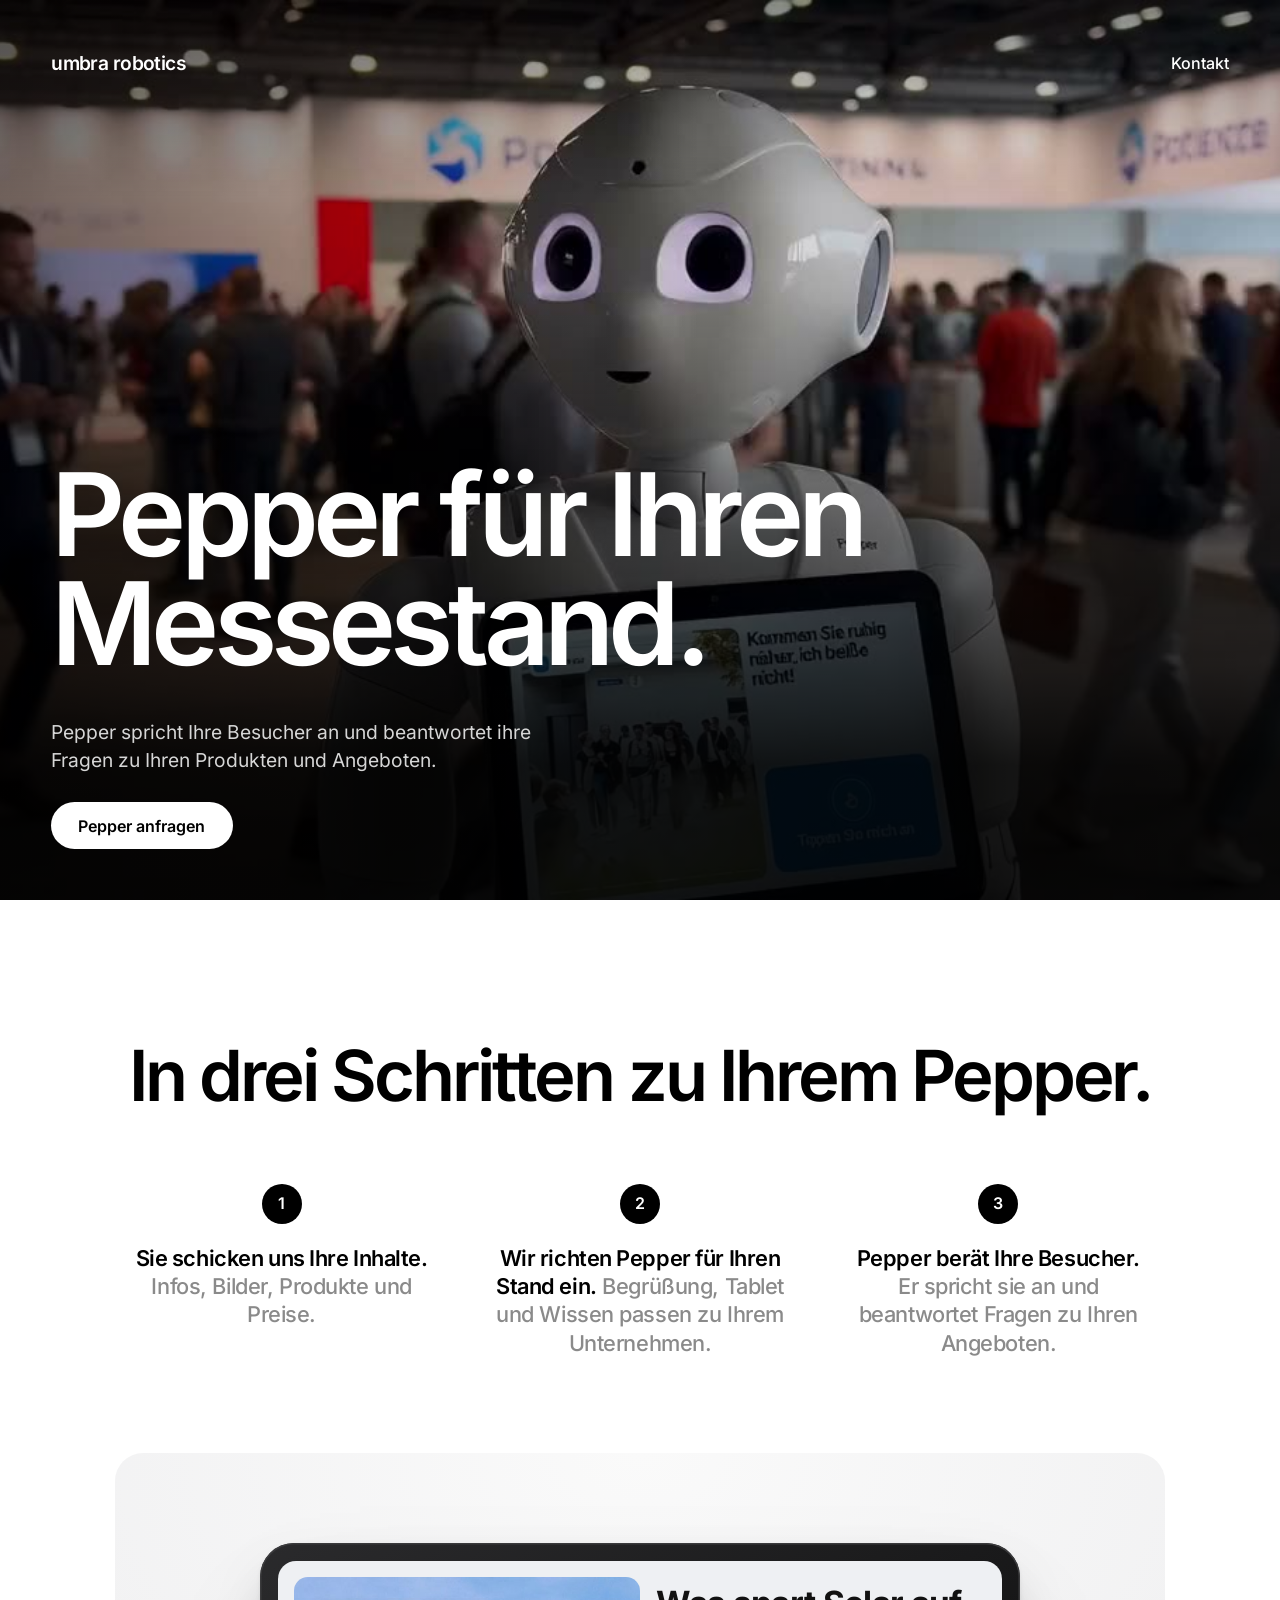
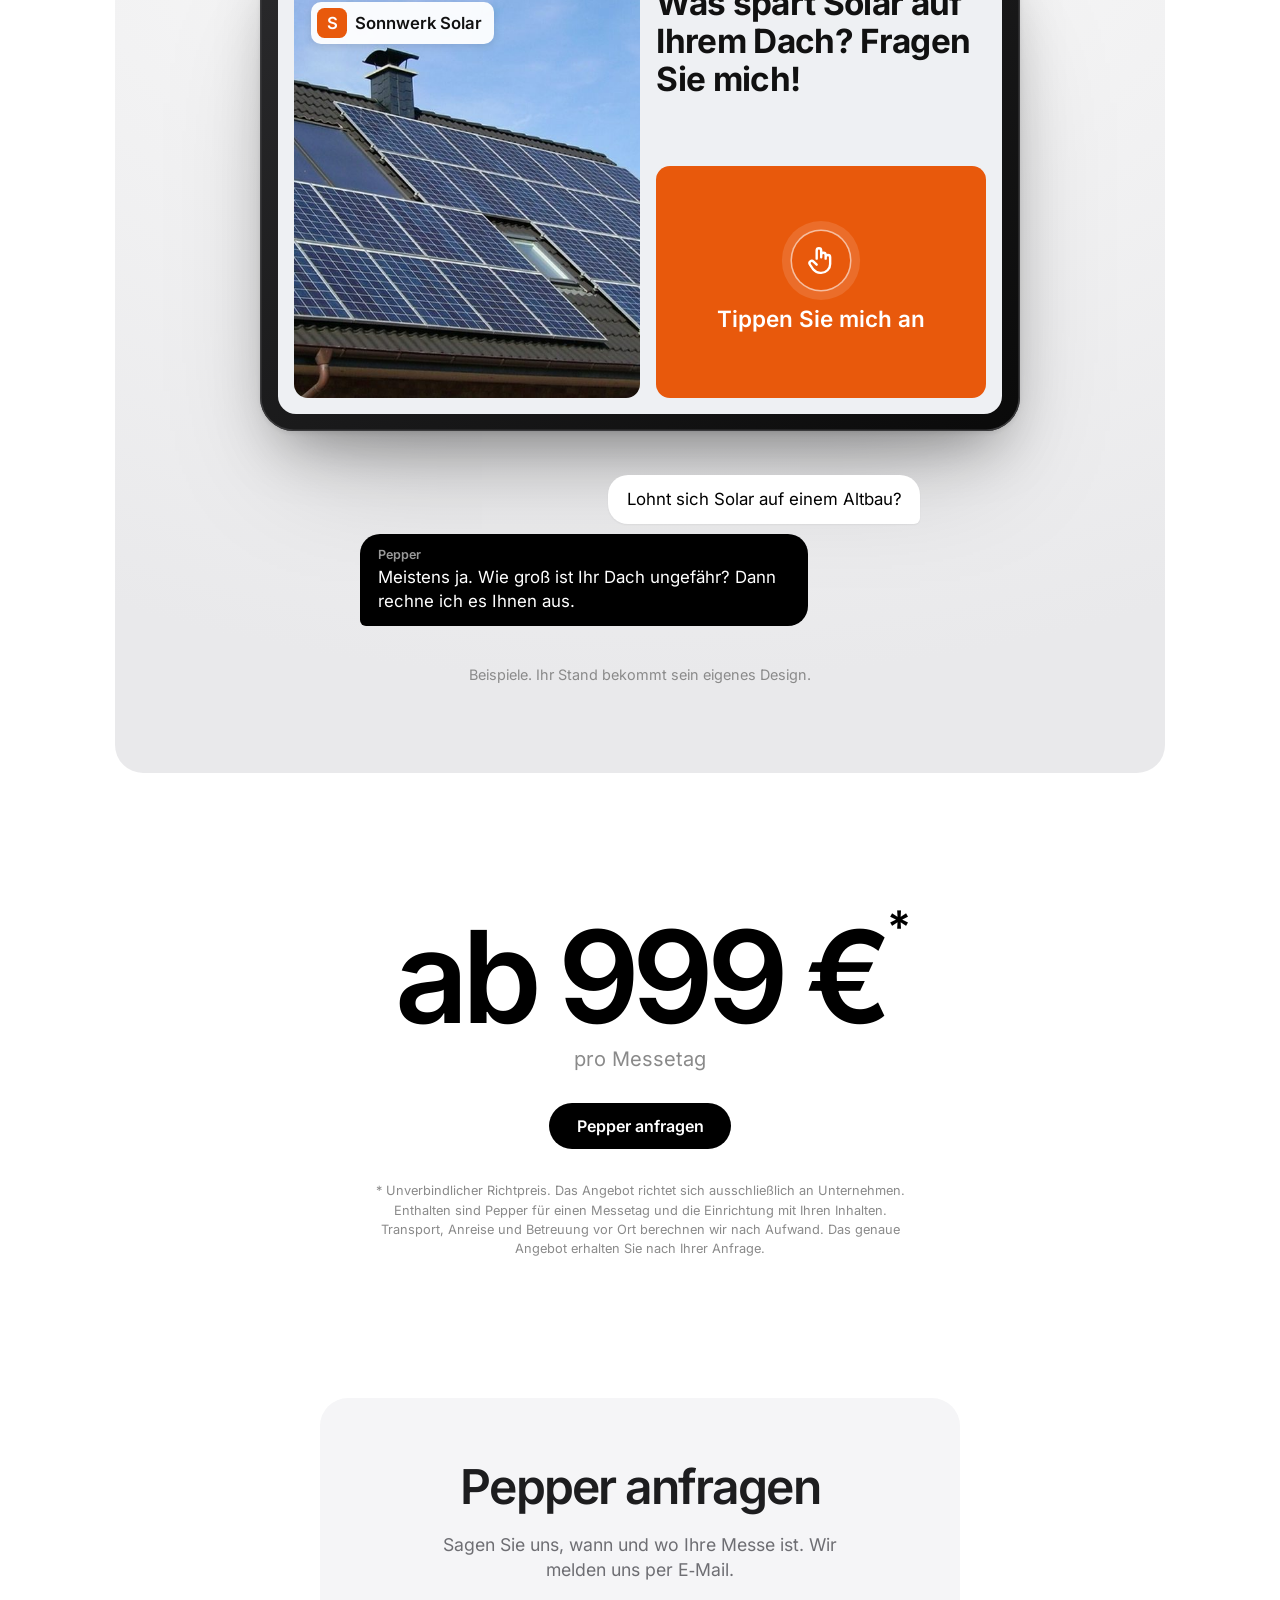
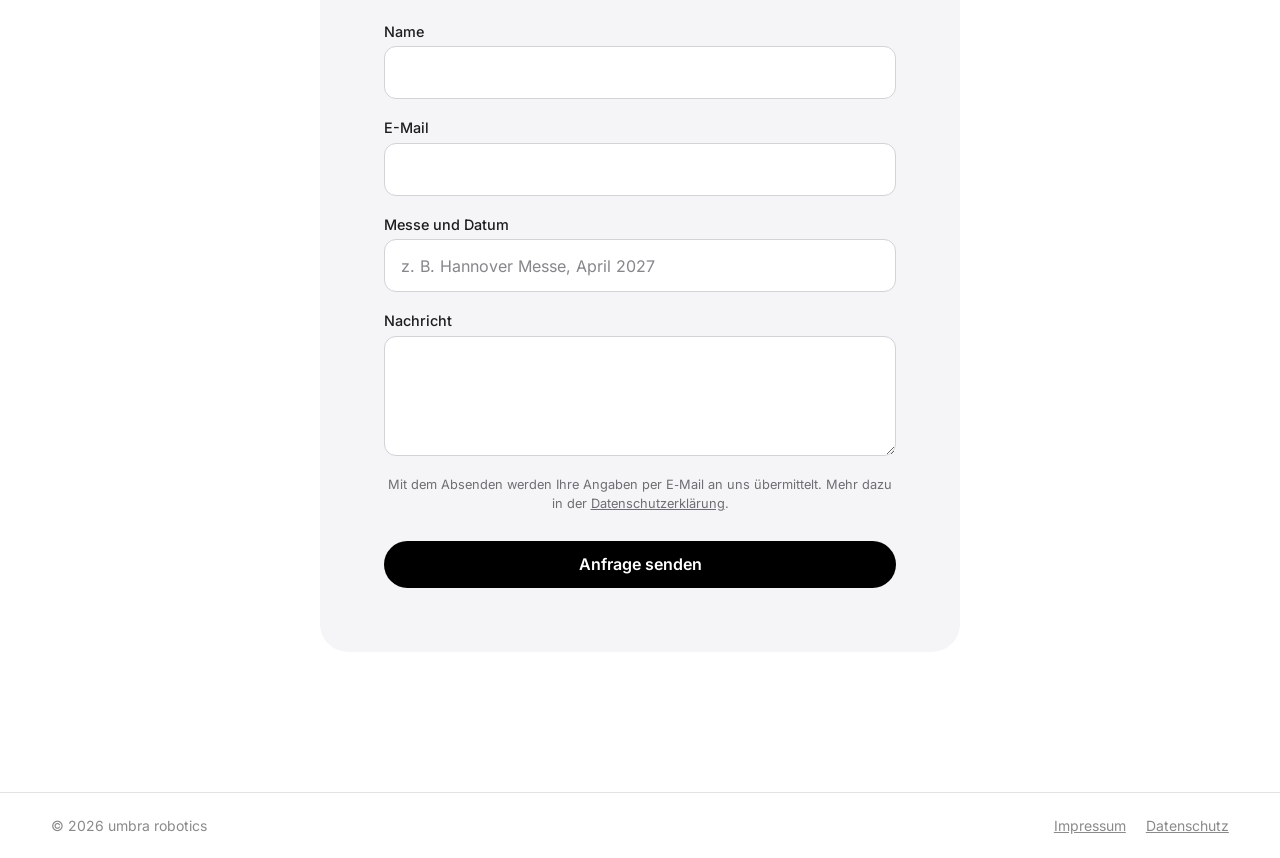
<file: index.html>
<!DOCTYPE html>
<html lang="de">
<head>
  <meta charset="UTF-8">
  <meta name="viewport" content="width=device-width, initial-scale=1.0">
  <title>umbra robotics – Pepper für Ihren Messestand</title>
  <meta name="description" content="Pepper spricht Besucher an Ihrem Messestand an und beantwortet ihre Fragen zu Ihren Produkten und Angeboten.">
  <meta property="og:type" content="website">
  <meta property="og:url" content="https://umbra-robotics.com/">
  <meta property="og:title" content="Pepper für Ihren Messestand">
  <meta property="og:description" content="Pepper spricht Ihre Besucher an und beantwortet ihre Fragen zu Ihren Produkten und Angeboten.">
  <meta property="og:image" content="https://umbra-robotics.com/og.jpg">
  <meta property="og:image:secure_url" content="https://umbra-robotics.com/og.jpg">
  <meta property="og:image:type" content="image/jpeg">
  <meta property="og:image:alt" content="Pepper winkt auf einer Messe – umbra robotics">
  <meta property="og:site_name" content="umbra robotics">
  <meta property="og:image:width" content="1200">
  <meta property="og:image:height" content="630">
  <meta property="og:locale" content="de_DE">
  <meta name="twitter:card" content="summary_large_image">
  <meta name="twitter:image" content="https://umbra-robotics.com/og.jpg">
  <link rel="icon" type="image/png" href="Screenshot 2026-02-05 191718.png">
  <link rel="preload" href="fonts/inter-latin.woff2" as="font" type="font/woff2" crossorigin>
  <link rel="stylesheet" href="style.css?v=20261013i">
</head>
<body>
  <main>
    <section class="hero">
      <video class="hero-video" src="hero.mp4" poster="hero.jpg" autoplay muted loop playsinline aria-hidden="true"></video>

      <header class="bar">
        <span class="wordmark">umbra robotics</span>
        <a class="bar-link" href="#kontakt">Kontakt</a>
      </header>

      <div class="hero-text">
        <h1>Pepper für Ihren Messestand.</h1>
        <p>Pepper spricht Ihre Besucher an und beantwortet ihre Fragen zu Ihren Produkten und Angeboten.</p>
        <a class="btn" href="#kontakt">Pepper anfragen</a>
      </div>
    </section>

    <section class="how">
      <h2>In drei Schritten zu Ihrem Pepper.</h2>
      <ol class="steps">
        <li><strong>Sie schicken uns Ihre Inhalte.</strong> Infos, Bilder, Produkte und Preise.</li>
        <li><strong>Wir richten Pepper für Ihren Stand ein.</strong> Begrüßung, Tablet und Wissen passen zu Ihrem Unternehmen.</li>
        <li><strong>Pepper berät Ihre Besucher.</strong> Er spricht sie an und beantwortet Fragen zu Ihren Angeboten.</li>
      </ol>

      <figure class="device" aria-label="Beispiele: So können Inhalte auf Peppers Tablet aussehen">
        <div class="tablet">
          <div class="screen">
            <div class="slide slide-solar is-active">
              <div class="slide-photo" style="background-image: url(tab-solar.jpg)">
                <span class="slide-logo"><span class="slide-mark">S</span>Sonnwerk Solar</span>
              </div>
              <div class="slide-side">
                <p class="slide-title">Was spart Solar auf Ihrem Dach? Fragen Sie mich!</p>
                <span class="slide-button"><svg viewBox="0 0 24 24" aria-hidden="true"><path d="M9 11V5.5a1.5 1.5 0 0 1 3 0V10m0-1.5a1.5 1.5 0 0 1 3 0V11m0-1a1.5 1.5 0 0 1 3 0v4.5a6 6 0 0 1-6 6h-.6a6 6 0 0 1-4.6-2.2L4.5 15a1.6 1.6 0 0 1 2.4-2.1L9 15" fill="none" stroke="currentColor" stroke-width="1.6" stroke-linecap="round" stroke-linejoin="round"/></svg>Tippen Sie mich an</span>
              </div>
            </div>

            <div class="slide slide-kueche">
              <div class="slide-photo" style="background-image: url(tab-kueche.jpg)">
                <span class="slide-logo"><span class="slide-mark">K</span>Küchenhaus Nord</span>
              </div>
              <div class="slide-side">
                <p class="slide-title">Ihre neue Küche? Ich zeige Ihnen unsere Modelle.</p>
                <span class="slide-button"><svg viewBox="0 0 24 24" aria-hidden="true"><path d="M9 11V5.5a1.5 1.5 0 0 1 3 0V10m0-1.5a1.5 1.5 0 0 1 3 0V11m0-1a1.5 1.5 0 0 1 3 0v4.5a6 6 0 0 1-6 6h-.6a6 6 0 0 1-4.6-2.2L4.5 15a1.6 1.6 0 0 1 2.4-2.1L9 15" fill="none" stroke="currentColor" stroke-width="1.6" stroke-linecap="round" stroke-linejoin="round"/></svg>Tippen Sie mich an</span>
              </div>
            </div>

            <div class="slide slide-kaffee">
              <div class="slide-photo" style="background-image: url(tab-kaffee.jpg)">
                <span class="slide-logo"><span class="slide-mark">H</span>Hafenröster</span>
              </div>
              <div class="slide-side">
                <p class="slide-title">Frischer Kaffee gefällig? Fragen Sie mich!</p>
                <span class="slide-button"><svg viewBox="0 0 24 24" aria-hidden="true"><path d="M9 11V5.5a1.5 1.5 0 0 1 3 0V10m0-1.5a1.5 1.5 0 0 1 3 0V11m0-1a1.5 1.5 0 0 1 3 0v4.5a6 6 0 0 1-6 6h-.6a6 6 0 0 1-4.6-2.2L4.5 15a1.6 1.6 0 0 1 2.4-2.1L9 15" fill="none" stroke="currentColor" stroke-width="1.6" stroke-linecap="round" stroke-linejoin="round"/></svg>Tippen Sie mich an</span>
              </div>
            </div>

          </div>
        </div>
        <div class="chat" aria-live="off">
          <div class="chat-set is-active">
            <p class="bubble bubble-visitor">Lohnt sich Solar auf einem Altbau?</p>
            <p class="bubble bubble-pepper">Meistens ja. Wie groß ist Ihr Dach ungefähr? Dann rechne ich es Ihnen aus.</p>
          </div>
          <div class="chat-set">
            <p class="bubble bubble-visitor">Gibt es die Küche auch in Eiche?</p>
            <p class="bubble bubble-pepper">Ja, in drei Holztönen. Ich zeige sie Ihnen auf meinem Tablet.</p>
          </div>
          <div class="chat-set">
            <p class="bubble bubble-visitor">Welcher Kaffee ist eher mild?</p>
            <p class="bubble bubble-pepper">Probieren Sie unsere Hausröstung. Eine Kostprobe bekommen Sie direkt am Tresen.</p>
          </div>
        </div>
        <figcaption>Beispiele. Ihr Stand bekommt sein eigenes Design.</figcaption>
      </figure>
    </section>

    <section class="price">
      <p class="price-amount"><span>ab 999 €<sup>*</sup></span></p>
      <p class="price-unit">pro Messetag</p>
      <a class="btn btn-dark" href="#kontakt">Pepper anfragen</a>
      <p class="price-note">* Unverbindlicher Richtpreis. Das Angebot richtet sich ausschließlich an Unternehmen. Enthalten sind Pepper für einen Messetag und die Einrichtung mit Ihren Inhalten. Transport, Anreise und Betreuung vor Ort berechnen wir nach Aufwand. Das genaue Angebot erhalten Sie nach Ihrer Anfrage.</p>
    </section>

    <section class="contact" id="kontakt">
      <h2>Pepper anfragen</h2>
      <p class="lead">Sagen Sie uns, wann und wo Ihre Messe ist. Wir melden uns per E‑Mail.</p>

      <p class="thanks" id="danke" role="status" hidden>Danke! Ihre Anfrage ist angekommen. Wir melden uns per E‑Mail.</p>

      <form id="anfrage" action="https://formsubmit.co/christian.wilsch@gmail.com" method="POST">
        <input type="hidden" name="_subject" value="Neue Pepper-Anfrage über umbra-robotics.com">
        <input type="hidden" name="_next" value="https://umbra-robotics.com/#danke">
        <input type="hidden" name="_template" value="table">
        <input type="text" name="_honey" class="honey" tabindex="-1" autocomplete="off">

        <label>Name<input type="text" name="Name" required autocomplete="name"></label>
        <label>E-Mail<input type="email" name="email" required autocomplete="email"></label>
        <label>Messe und Datum<input type="text" name="Messe" placeholder="z. B. Hannover Messe, April 2027"></label>
        <label>Nachricht<textarea name="Nachricht" rows="4"></textarea></label>
        <p class="form-hint">Mit dem Absenden werden Ihre Angaben per E‑Mail an uns übermittelt. Mehr dazu in der <a href="datenschutz.html">Datenschutzerklärung</a>.</p>
        <button class="btn btn-dark" type="submit">Anfrage senden</button>
        <p class="form-error" role="alert" hidden>Das Senden hat nicht geklappt. Bitte versuchen Sie es in einem Moment noch einmal.</p>
      </form>
    </section>
  </main>

  <footer class="footer">
    <span>© 2026 umbra robotics</span>
    <nav class="footer-links"><a href="impressum.html">Impressum</a><a href="datenschutz.html">Datenschutz</a></nav>
  </footer>
  <script>
    // Tablet-Beispiele wechseln alle 4 Sekunden
    (() => {
      if (matchMedia("(prefers-reduced-motion: reduce)").matches) return;
      const groups = [".slide", ".chat-set"].map((sel) => document.querySelectorAll(sel));
      const count = groups[0].length;
      let i = 0;
      setInterval(() => {
        groups.forEach((g) => g[i].classList.remove("is-active"));
        i = (i + 1) % count;
        groups.forEach((g) => g[i].classList.add("is-active"));
      }, 5000);
    })();

    // Anfrage direkt auf der Seite senden, ohne Umweg über die Formsubmit-Seite
    (() => {
      const form = document.getElementById("anfrage");
      const thanks = document.getElementById("danke");
      const error = form.querySelector(".form-error");
      const button = form.querySelector("button[type=submit]");
      form.addEventListener("submit", async (event) => {
        event.preventDefault();
        error.hidden = true;
        button.disabled = true;
        button.textContent = "Wird gesendet …";
        const data = Object.fromEntries(new FormData(form));
        data._captcha = "false";
        try {
          const res = await fetch("https://formsubmit.co/ajax/christian.wilsch@gmail.com", {
            method: "POST",
            headers: { "Content-Type": "application/json", Accept: "application/json" },
            body: JSON.stringify(data),
          });
          const json = await res.json();
          if (!res.ok || String(json.success) !== "true") throw new Error(json.message);
          form.hidden = true;
          thanks.hidden = false;
        } catch {
          error.hidden = false;
          button.disabled = false;
          button.textContent = "Anfrage senden";
        }
      });
    })();
  </script>
</body>
</html>
</file>
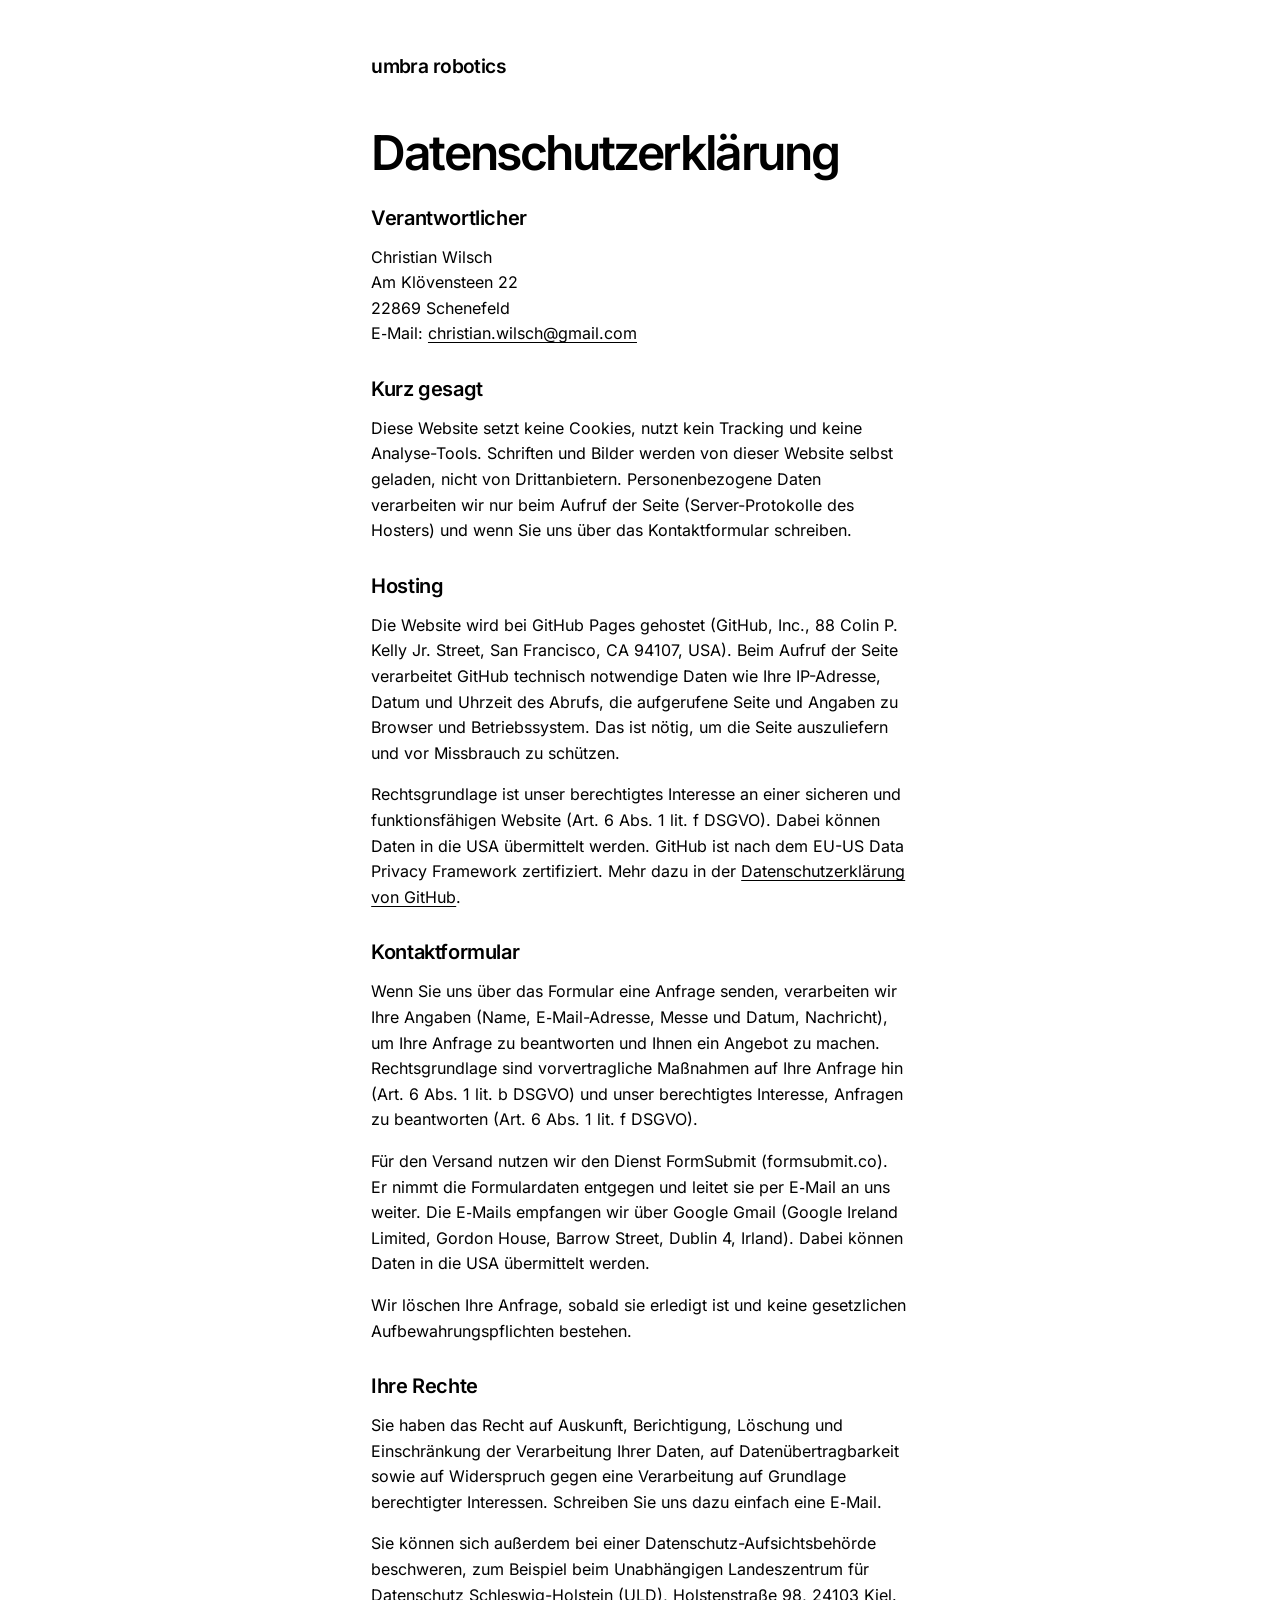
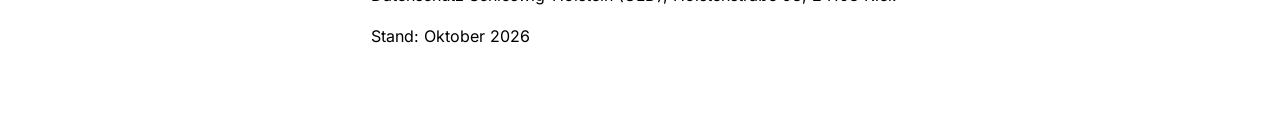
<file: datenschutz.html>
<!DOCTYPE html>
<html lang="de">
<head>
  <meta charset="UTF-8">
  <meta name="viewport" content="width=device-width, initial-scale=1.0">
  <title>Datenschutz – umbra robotics</title>
  <meta name="robots" content="noindex">
  <link rel="icon" type="image/png" href="Screenshot 2026-02-05 191718.png">
  <link rel="preload" href="fonts/inter-latin.woff2" as="font" type="font/woff2" crossorigin>
  <link rel="stylesheet" href="style.css?v=20261013i">
</head>
<body>
  <main class="page">
    <a class="wordmark" href="./">umbra robotics</a>
    <h1>Datenschutz­erklärung</h1>

    <h2>Verantwortlicher</h2>
    <p>Christian Wilsch<br>Am Klövensteen 22<br>22869 Schenefeld<br>E‑Mail: <a href="mailto:christian.wilsch@gmail.com">christian.wilsch@gmail.com</a></p>

    <h2>Kurz gesagt</h2>
    <p>Diese Website setzt keine Cookies, nutzt kein Tracking und keine Analyse-Tools. Schriften und Bilder werden von dieser Website selbst geladen, nicht von Drittanbietern. Personenbezogene Daten verarbeiten wir nur beim Aufruf der Seite (Server-Protokolle des Hosters) und wenn Sie uns über das Kontaktformular schreiben.</p>

    <h2>Hosting</h2>
    <p>Die Website wird bei GitHub Pages gehostet (GitHub, Inc., 88 Colin P. Kelly Jr. Street, San Francisco, CA 94107, USA). Beim Aufruf der Seite verarbeitet GitHub technisch notwendige Daten wie Ihre IP-Adresse, Datum und Uhrzeit des Abrufs, die aufgerufene Seite und Angaben zu Browser und Betriebssystem. Das ist nötig, um die Seite auszuliefern und vor Missbrauch zu schützen.</p>
    <p>Rechtsgrundlage ist unser berechtigtes Interesse an einer sicheren und funktionsfähigen Website (Art. 6 Abs. 1 lit. f DSGVO). Dabei können Daten in die USA übermittelt werden. GitHub ist nach dem EU-US Data Privacy Framework zertifiziert. Mehr dazu in der <a href="https://docs.github.com/de/site-policy/privacy-policies/github-general-privacy-statement">Datenschutzerklärung von GitHub</a>.</p>

    <h2>Kontaktformular</h2>
    <p>Wenn Sie uns über das Formular eine Anfrage senden, verarbeiten wir Ihre Angaben (Name, E‑Mail-Adresse, Messe und Datum, Nachricht), um Ihre Anfrage zu beantworten und Ihnen ein Angebot zu machen. Rechtsgrundlage sind vorvertragliche Maßnahmen auf Ihre Anfrage hin (Art. 6 Abs. 1 lit. b DSGVO) und unser berechtigtes Interesse, Anfragen zu beantworten (Art. 6 Abs. 1 lit. f DSGVO).</p>
    <p>Für den Versand nutzen wir den Dienst FormSubmit (formsubmit.co). Er nimmt die Formulardaten entgegen und leitet sie per E‑Mail an uns weiter. Die E‑Mails empfangen wir über Google Gmail (Google Ireland Limited, Gordon House, Barrow Street, Dublin 4, Irland). Dabei können Daten in die USA übermittelt werden.</p>
    <p>Wir löschen Ihre Anfrage, sobald sie erledigt ist und keine gesetzlichen Aufbewahrungspflichten bestehen.</p>

    <h2>Ihre Rechte</h2>
    <p>Sie haben das Recht auf Auskunft, Berichtigung, Löschung und Einschränkung der Verarbeitung Ihrer Daten, auf Datenübertragbarkeit sowie auf Widerspruch gegen eine Verarbeitung auf Grundlage berechtigter Interessen. Schreiben Sie uns dazu einfach eine E‑Mail.</p>
    <p>Sie können sich außerdem bei einer Datenschutz-Aufsichtsbehörde beschweren, zum Beispiel beim Unabhängigen Landeszentrum für Datenschutz Schleswig-Holstein (ULD), Holstenstraße 98, 24103 Kiel.</p>

    <p>Stand: Oktober 2026</p>
  </main>
</body>
</html>
</file>
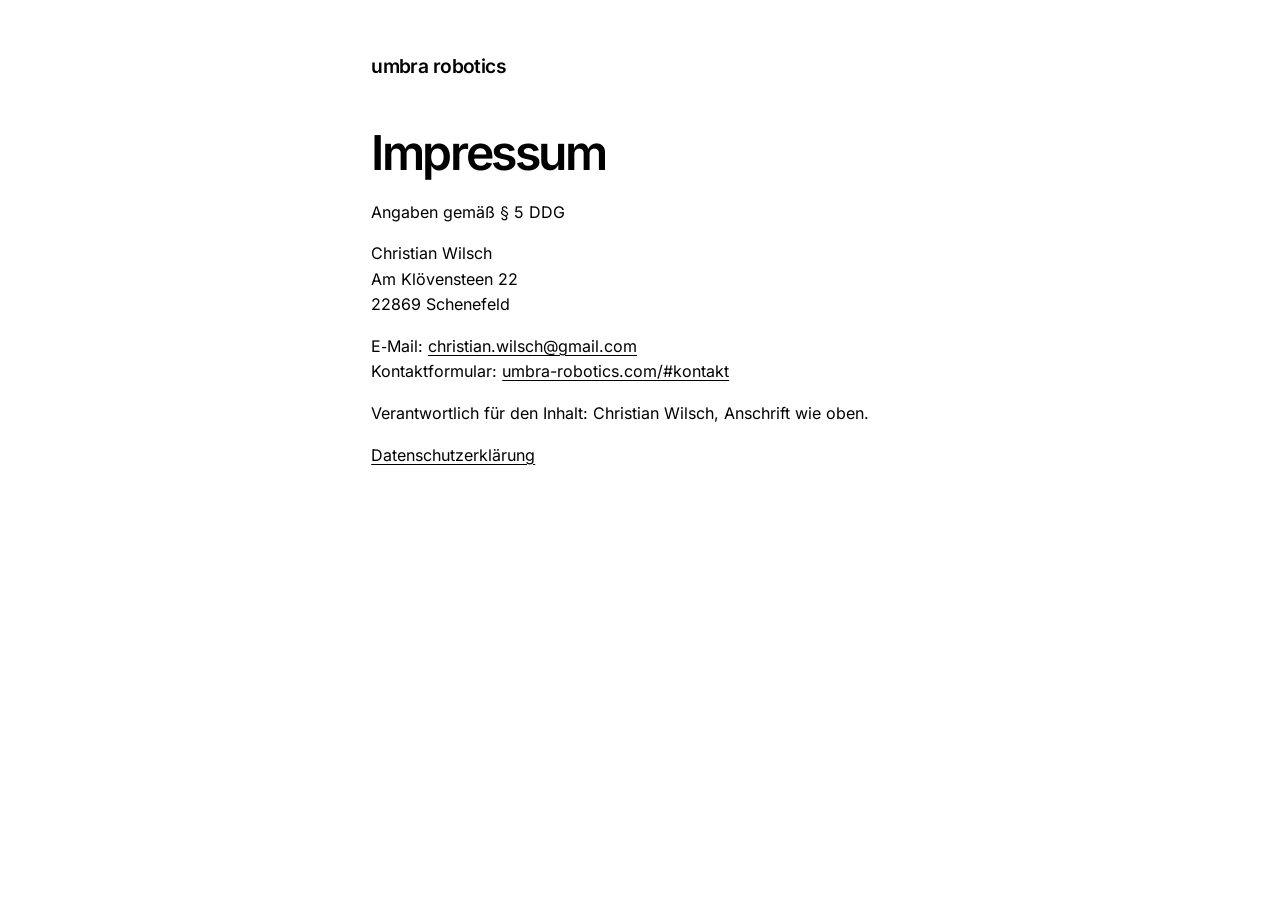
<file: impressum.html>
<!DOCTYPE html>
<html lang="de">
<head>
  <meta charset="UTF-8">
  <meta name="viewport" content="width=device-width, initial-scale=1.0">
  <title>Impressum – umbra robotics</title>
  <meta name="robots" content="noindex">
  <link rel="icon" type="image/png" href="Screenshot 2026-02-05 191718.png">
  <link rel="preload" href="fonts/inter-latin.woff2" as="font" type="font/woff2" crossorigin>
  <link rel="stylesheet" href="style.css?v=20261013i">
</head>
<body>
  <main class="page">
    <a class="wordmark" href="./">umbra robotics</a>
    <h1>Impressum</h1>
    <p>Angaben gemäß § 5 DDG</p>
    <p>Christian Wilsch<br>Am Klövensteen 22<br>22869 Schenefeld</p>
    <p>E‑Mail: <a href="mailto:christian.wilsch@gmail.com">christian.wilsch@gmail.com</a><br>Kontaktformular: <a href="./#kontakt">umbra-robotics.com/#kontakt</a></p>
    <p>Verantwortlich für den Inhalt: Christian Wilsch, Anschrift wie oben.</p>
    <p><a href="datenschutz.html">Datenschutzerklärung</a></p>
  </main>
</body>
</html>
</file>
<file: style.css>
/* Inter, selbst gehostet (kein Abruf bei Google) */
@font-face {
  font-family: Inter;
  font-style: normal;
  font-weight: 100 900;
  font-display: swap;
  src: url("fonts/inter-latin.woff2") format("woff2");
  unicode-range: U+0000-00FF, U+0131, U+0152-0153, U+02BB-02BC, U+02C6, U+02DA, U+02DC, U+0304, U+0308, U+0329, U+2000-206F, U+20AC, U+2122, U+2191, U+2193, U+2212, U+2215, U+FEFF, U+FFFD;
}
@font-face {
  font-family: Inter;
  font-style: normal;
  font-weight: 100 900;
  font-display: swap;
  src: url("fonts/inter-latin-ext.woff2") format("woff2");
  unicode-range: U+0100-02BA, U+02BD-02C5, U+02C7-02CC, U+02CE-02D7, U+02DD-02FF, U+1D00-1DBF, U+1E00-1E9F, U+1EF2-1EFF, U+2020, U+20A0-20AB, U+20AD-20C4, U+2113, U+2C60-2C7F, U+A720-A7FF;
}

:root {
  --black: #000;
  --white: #fff;
  --grey: #8a8a8a;
  --line: #e4e4e4;
  --gutter: clamp(16px, 4vw, 56px);
}

* { box-sizing: border-box; }

html { scroll-behavior: smooth; }

html, body {
  margin: 0;
  background: var(--white);
  color: var(--black);
  font-family: Inter, system-ui, sans-serif;
  -webkit-font-smoothing: antialiased;
}

/* Hero */

.hero {
  position: relative;
  min-height: 100svh;
  display: flex;
  flex-direction: column;
  justify-content: space-between;
  padding: var(--gutter);
  overflow: hidden;
  isolation: isolate;
  background: var(--black);
  color: var(--white);
}

.hero-video {
  position: absolute;
  inset: 0;
  width: 100%;
  height: 100%;
  object-fit: cover;
  z-index: -1;
}

/* dunkelt nur die Ränder ab, Pepper in der Mitte bleibt hell */
.hero::after {
  content: "";
  position: absolute;
  inset: 0;
  z-index: -1;
  background:
    linear-gradient(to bottom, rgb(0 0 0 / .45), transparent 22%),
    linear-gradient(to top, rgb(0 0 0 / .9) 15%, rgb(0 0 0 / .5) 42%, transparent 68%),
    linear-gradient(to right, rgb(0 0 0 / .45), transparent 55%);
}

.bar {
  display: flex;
  justify-content: space-between;
  align-items: center;
}

.wordmark {
  font-weight: 600;
  font-size: 1.2rem;
  letter-spacing: -0.03em;
}

.bar-link {
  color: inherit;
  text-decoration: none;
  font-weight: 500;
}
.bar-link:hover { opacity: .7; }

.hero-text { text-align: left; }
.hero-text h1 { max-width: 9.5em; }

h1 {
  margin: 0 0 0.35em;
  font-size: clamp(3.25rem, 9vw, 8.5rem);
  font-weight: 600;
  line-height: 0.95;
  letter-spacing: -0.05em;
}

.hero-text p {
  margin: 0 0 1.75rem;
  font-size: clamp(1.05rem, 1.5vw, 1.2rem);
  line-height: 1.45;
  color: #d6d6d6;
  max-width: 30rem;
}

.btn {
  display: inline-block;
  padding: 0.95em 1.7em;
  border: 0;
  border-radius: 999px;
  background: var(--white);
  color: var(--black);
  font: 600 1rem/1 Inter, system-ui, sans-serif;
  text-decoration: none;
  cursor: pointer;
}
.btn:hover { opacity: .85; }
.btn-dark { background: var(--black); color: var(--white); }

/* So funktioniert's */

.how {
  max-width: 72rem;
  margin: 0 auto;
  text-align: center;
  padding: clamp(64px, 12vw, 140px) var(--gutter) 0;
}

.how h2 {
  max-width: 18em;
  text-wrap: balance;
  margin: 0 auto;
  font-size: clamp(2.25rem, 5.5vw, 4.5rem);
  line-height: 1.02;
  letter-spacing: -0.045em;
}

.steps {
  list-style: none;
  max-width: 64rem;
  margin: clamp(40px, 6vw, 72px) auto 0;
  padding: 0;
  display: grid;
  grid-template-columns: repeat(3, 1fr);
  gap: clamp(2rem, 4vw, 3.5rem);
}

.steps li {
  font-size: clamp(1.2rem, 1.7vw, 1.5rem);
  font-weight: 500;
  line-height: 1.3;
  letter-spacing: -0.02em;
  color: var(--grey);
}
.steps strong { color: var(--black); font-weight: 600; }

.steps { counter-reset: step; }
.steps li { counter-increment: step; }
.steps li::before {
  content: counter(step);
  display: grid;
  place-items: center;
  width: 2.5rem;
  height: 2.5rem;
  margin: 0 auto 1.25rem;
  border-radius: 50%;
  background: var(--black);
  color: var(--white);
  font-size: 1rem;
  font-weight: 600;
  letter-spacing: 0;
}

/* Tablet-Mockup */

.device {
  margin: clamp(48px, 8vw, 96px) 0 0;
  padding: clamp(32px, 7vw, 96px) clamp(16px, 5vw, 80px);
  border-radius: 28px;
  background: radial-gradient(120% 90% at 50% 0%, #fafafa, #e9e9eb);
  text-align: center;
}

.tablet {
  max-width: 760px;
  margin: 0 auto;
  padding: clamp(10px, 1.8vw, 18px);
  border-radius: clamp(18px, 3vw, 34px);
  background: linear-gradient(145deg, #2a2a2c, #0a0a0a);
  box-shadow:
    inset 0 0 0 1.5px #3a3a3c,
    0 2px 4px rgb(0 0 0 / .08),
    0 30px 60px -20px rgb(0 0 0 / .35),
    0 60px 120px -40px rgb(0 0 0 / .25);
}

.screen {
  position: relative;
  container-type: inline-size;
  aspect-ratio: 16 / 10;
  border-radius: clamp(10px, 1.8vw, 18px);
  overflow: hidden;
  text-align: left;
}

.slide {
  position: absolute;
  inset: 0;
  display: grid;
  grid-template-columns: 1.05fr 1fr;
  gap: clamp(8px, 1.6vw, 16px);
  padding: clamp(8px, 1.6vw, 16px);
  background: #eef0f3;
  color: #111;
  opacity: 0;
  transition: opacity .8s ease;
}
.slide.is-active { opacity: 1; }

.slide-solar  { --brand: #e8590c; }
.slide-kueche { --brand: #1f6fd6; }
.slide-kaffee { --brand: #7a4a2a; }

.slide-photo {
  position: relative;
  border-radius: clamp(8px, 1.4vw, 14px);
  background: center / cover no-repeat;
}

.slide-logo {
  position: absolute;
  top: 6%;
  left: 5%;
  display: inline-flex;
  align-items: center;
  gap: 0.45em;
  padding: 0.35em 0.75em 0.35em 0.35em;
  border-radius: 0.6em;
  background: rgb(255 255 255 / .94);
  box-shadow: 0 2px 8px rgb(0 0 0 / .12);
  font-size: clamp(0.5rem, 1.2vw, 0.8rem);
  font-size: 2.3cqw;
  font-weight: 600;
}

.slide-mark {
  display: grid;
  place-items: center;
  width: 1.8em;
  height: 1.8em;
  border-radius: 0.45em;
  background: var(--brand);
  color: #fff;
}

.slide-side {
  display: flex;
  flex-direction: column;
  justify-content: space-between;
  gap: 6%;
}

.slide-title {
  margin: 0;
  padding: 2% 2% 0 0;
  font-size: clamp(0.8rem, 2.6vw, 1.9rem);
  font-size: 4.6cqw;
  font-weight: 700;
  line-height: 1.15;
  letter-spacing: -0.02em;
}

.slide-button {
  height: 55%;
  display: flex;
  flex-direction: column;
  align-items: center;
  justify-content: center;
  gap: 0.7em;
  border-radius: clamp(8px, 1.4vw, 14px);
  background: var(--brand);
  color: #fff;
  font-size: clamp(0.6rem, 1.7vw, 1.25rem);
  font-size: 3.1cqw;
  font-weight: 600;
}

.slide-button svg {
  width: 2.6em;
  height: 2.6em;
  padding: 0.5em;
  border-radius: 50%;
  box-shadow: 0 0 0 1.5px rgb(255 255 255 / .55), 0 0 0 0.45em rgb(255 255 255 / .12);
}

/* Gesprächsbeispiel unter dem Tablet */

.chat {
  display: grid;
  max-width: 560px;
  margin: clamp(28px, 4vw, 44px) auto 0;
  text-align: left;
}

.chat-set {
  grid-area: 1 / 1;
  display: grid;
  gap: 10px;
  opacity: 0;
  transition: opacity .4s ease;
}
.chat-set.is-active { opacity: 1; transition-delay: .45s; }

.bubble {
  max-width: 80%;
  margin: 0;
  padding: 0.75em 1.1em;
  border-radius: 20px;
  font-size: clamp(0.95rem, 1.6vw, 1.05rem);
  line-height: 1.4;
}

.bubble-visitor {
  justify-self: end;
  background: #fff;
  color: var(--black);
  border-bottom-right-radius: 6px;
  box-shadow: 0 1px 2px rgb(0 0 0 / .06);
}

.bubble-pepper {
  justify-self: start;
  background: var(--black);
  color: var(--white);
  border-bottom-left-radius: 6px;
}
.bubble-pepper::before {
  content: "Pepper";
  display: block;
  margin-bottom: 0.2em;
  font-size: 0.75em;
  font-weight: 600;
  opacity: .6;
}

.device figcaption {
  margin-top: clamp(24px, 4vw, 40px);
  font-size: 0.9rem;
  color: var(--grey);
}

/* Preis */

.price {
  max-width: 72rem;
  margin: clamp(64px, 12vw, 140px) auto 0;
  text-align: center;
  padding: 0 var(--gutter);
}

.price-amount {
  margin: 0;
  font-size: clamp(3.5rem, 11vw, 8rem);
  font-weight: 600;
  letter-spacing: -0.06em;
  line-height: 1;
}

.price-amount span { position: relative; }

.price-amount sup {
  position: absolute;
  top: 0.15em;
  left: 100%;
  font-size: 0.35em;
  margin-left: 0.05em;
  letter-spacing: 0;
}

.price-note {
  max-width: 34rem;
  margin: 2rem auto 0;
  font-size: 0.8rem;
  line-height: 1.5;
  color: var(--grey);
}

.price-unit {
  margin: 0.4rem 0 2rem;
  font-size: 1.25rem;
  color: var(--grey);
}

/* Kontakt */

.contact {
  width: calc(100% - 2 * var(--gutter));
  max-width: 40rem;
  margin: clamp(64px, 12vw, 140px) auto;
  padding: clamp(32px, 6vw, 64px);
  border-radius: 28px;
  background: #f5f5f7;
  color: #1d1d1f;
  text-align: center;
}

h2 {
  margin: 0 0 0.4em;
  font-size: clamp(2rem, 4.5vw, 3rem);
  font-weight: 600;
  letter-spacing: -0.04em;
  line-height: 1.05;
}

.lead {
  margin: 0 auto 2.5rem;
  max-width: 26rem;
  color: #6e6e73;
  font-size: 1.1rem;
  line-height: 1.45;
}

form { display: grid; gap: 1.25rem; text-align: left; }

label {
  display: grid;
  gap: 0.4rem;
  font-size: 0.9rem;
  font-weight: 500;
}

input, textarea {
  width: 100%;
  padding: 0.9em 1em;
  border: 1px solid #d2d2d7;
  border-radius: 12px;
  background: var(--white);
  font: 400 1rem/1.4 Inter, system-ui, sans-serif;
  color: #1d1d1f;
}
input::placeholder, textarea::placeholder { color: #86868b; }
input:focus, textarea:focus { outline: none; border-color: #0071e3; box-shadow: 0 0 0 3px rgb(0 113 227 / .2); }
textarea { resize: vertical; }

form .btn { width: 100%; margin-top: 0.5rem; }

.honey { display: none; }

.thanks {
  margin: 0 0 2rem;
  padding: 1em 1.2em;
  border-radius: 12px;
  background: #1d1d1f;
  color: var(--white);
  font-weight: 500;
}
.thanks[hidden], .form-error[hidden] { display: none; }

.form-error {
  margin: 0;
  color: #b42318;
  font-size: 0.9rem;
  text-align: center;
}

form .btn:disabled { opacity: .6; cursor: wait; }

/* Footer und Unterseiten */

.footer {
  display: flex;
  justify-content: space-between;
  padding: 24px var(--gutter);
  border-top: 1px solid var(--line);
  font-size: 0.875rem;
  color: var(--grey);
}
.footer a { color: inherit; }
.footer-links { display: flex; gap: 1.25rem; }

.form-hint {
  margin: 0;
  font-size: 0.8rem;
  line-height: 1.45;
  color: #6e6e73;
  text-align: center;
}
.form-hint a { color: inherit; }

.page a { color: inherit; text-underline-offset: 3px; }
.page h2 { font-size: 1.25rem; letter-spacing: -0.02em; margin: 2rem 0 0.5rem; }

.page {
  max-width: 40rem;
  margin: 0 auto;
  padding: var(--gutter);
  line-height: 1.6;
}
.page .wordmark { color: var(--black); text-decoration: none; }
.page h1 { font-size: clamp(2rem, 5vw, 3rem); margin: 3rem 0 1.5rem; }

a:focus-visible, button:focus-visible {
  outline: 3px solid currentColor;
  outline-offset: 4px;
}

@media (max-width: 640px) {
  .hero::after {
    background:
      linear-gradient(to bottom, rgb(0 0 0 / .45), transparent 20%),
      linear-gradient(to top, rgb(0 0 0 / .95), rgb(0 0 0 / .85) 30%, transparent 70%);
  }
  .steps { grid-template-columns: 1fr; max-width: 24rem; gap: 1.75rem; }
  .device { padding: 28px 12px; border-radius: 22px; }
  .tablet { padding: 7px; border-radius: 16px; }
  .screen { border-radius: 10px; }
}

@media (prefers-reduced-motion: reduce) {
  html { scroll-behavior: auto; }
  .hero-video { display: none; }
  .hero { background: url("hero.jpg") center / cover; }
}
</file>
